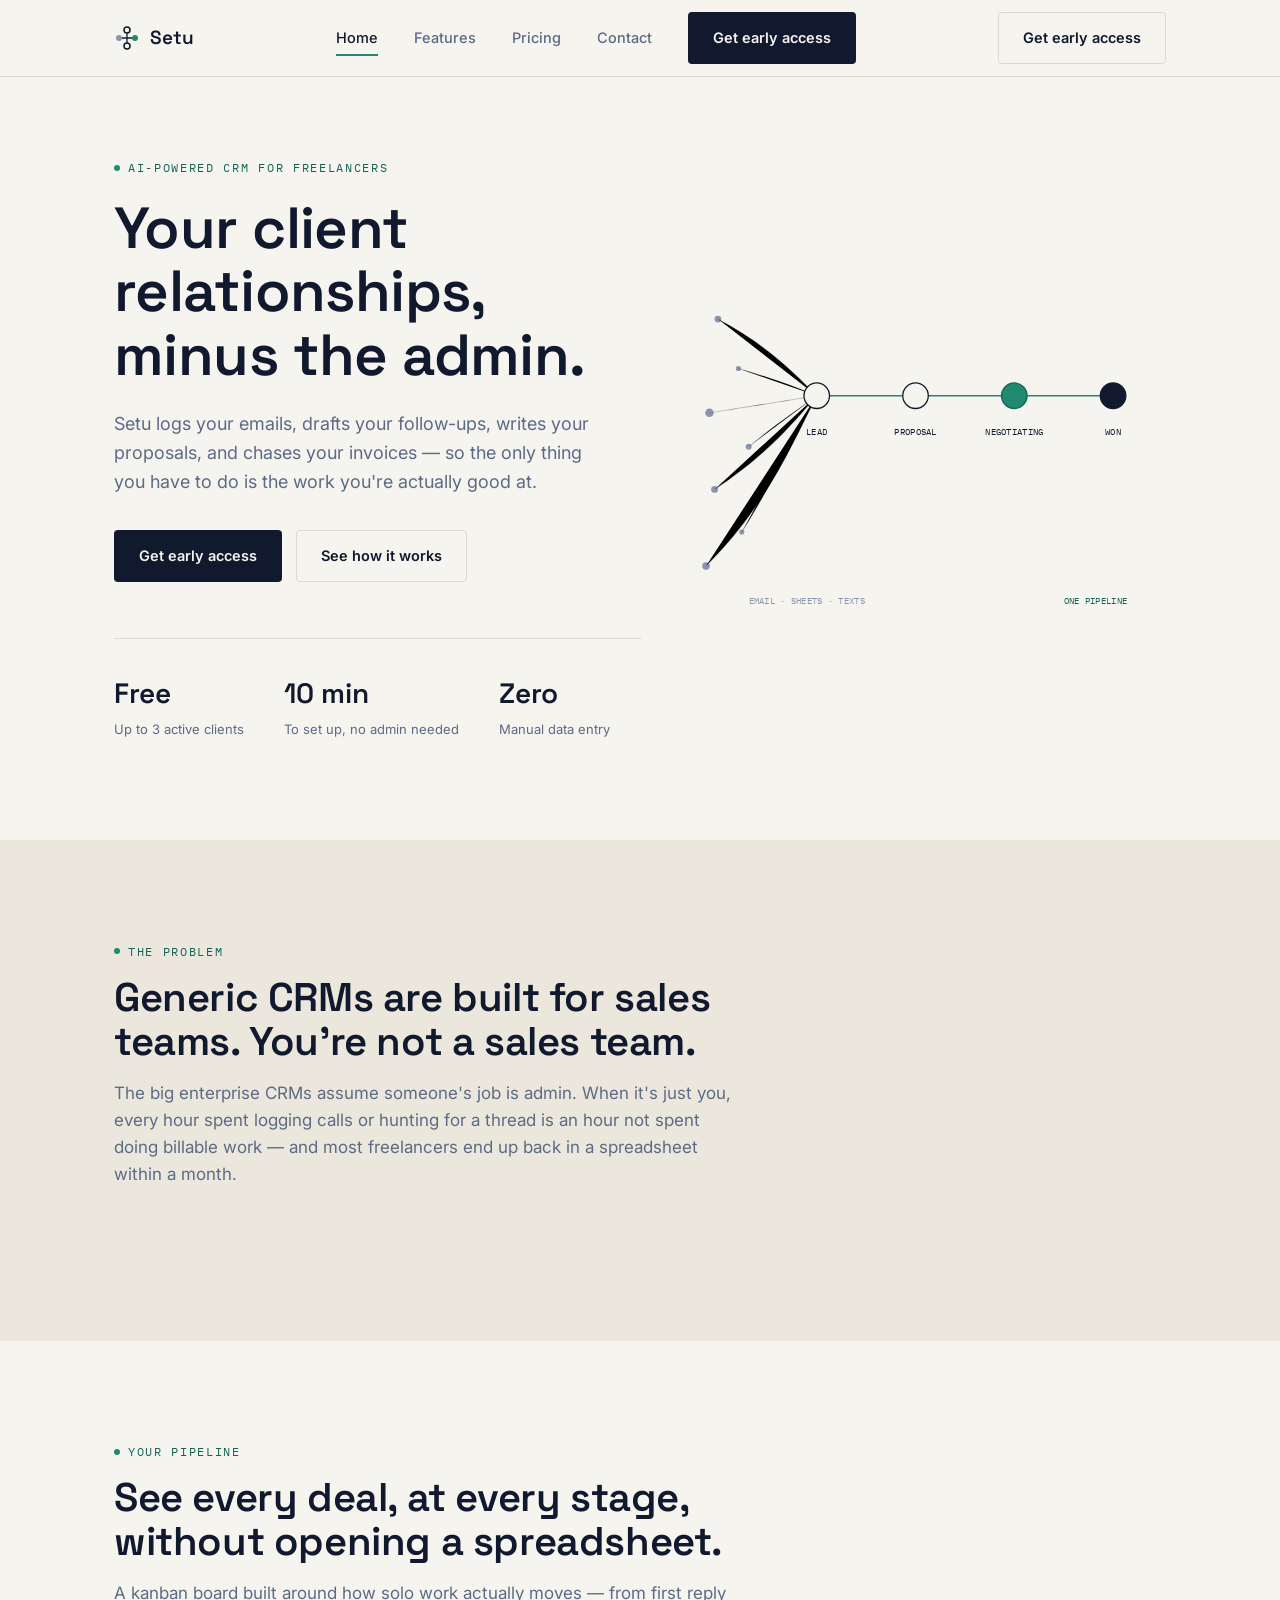
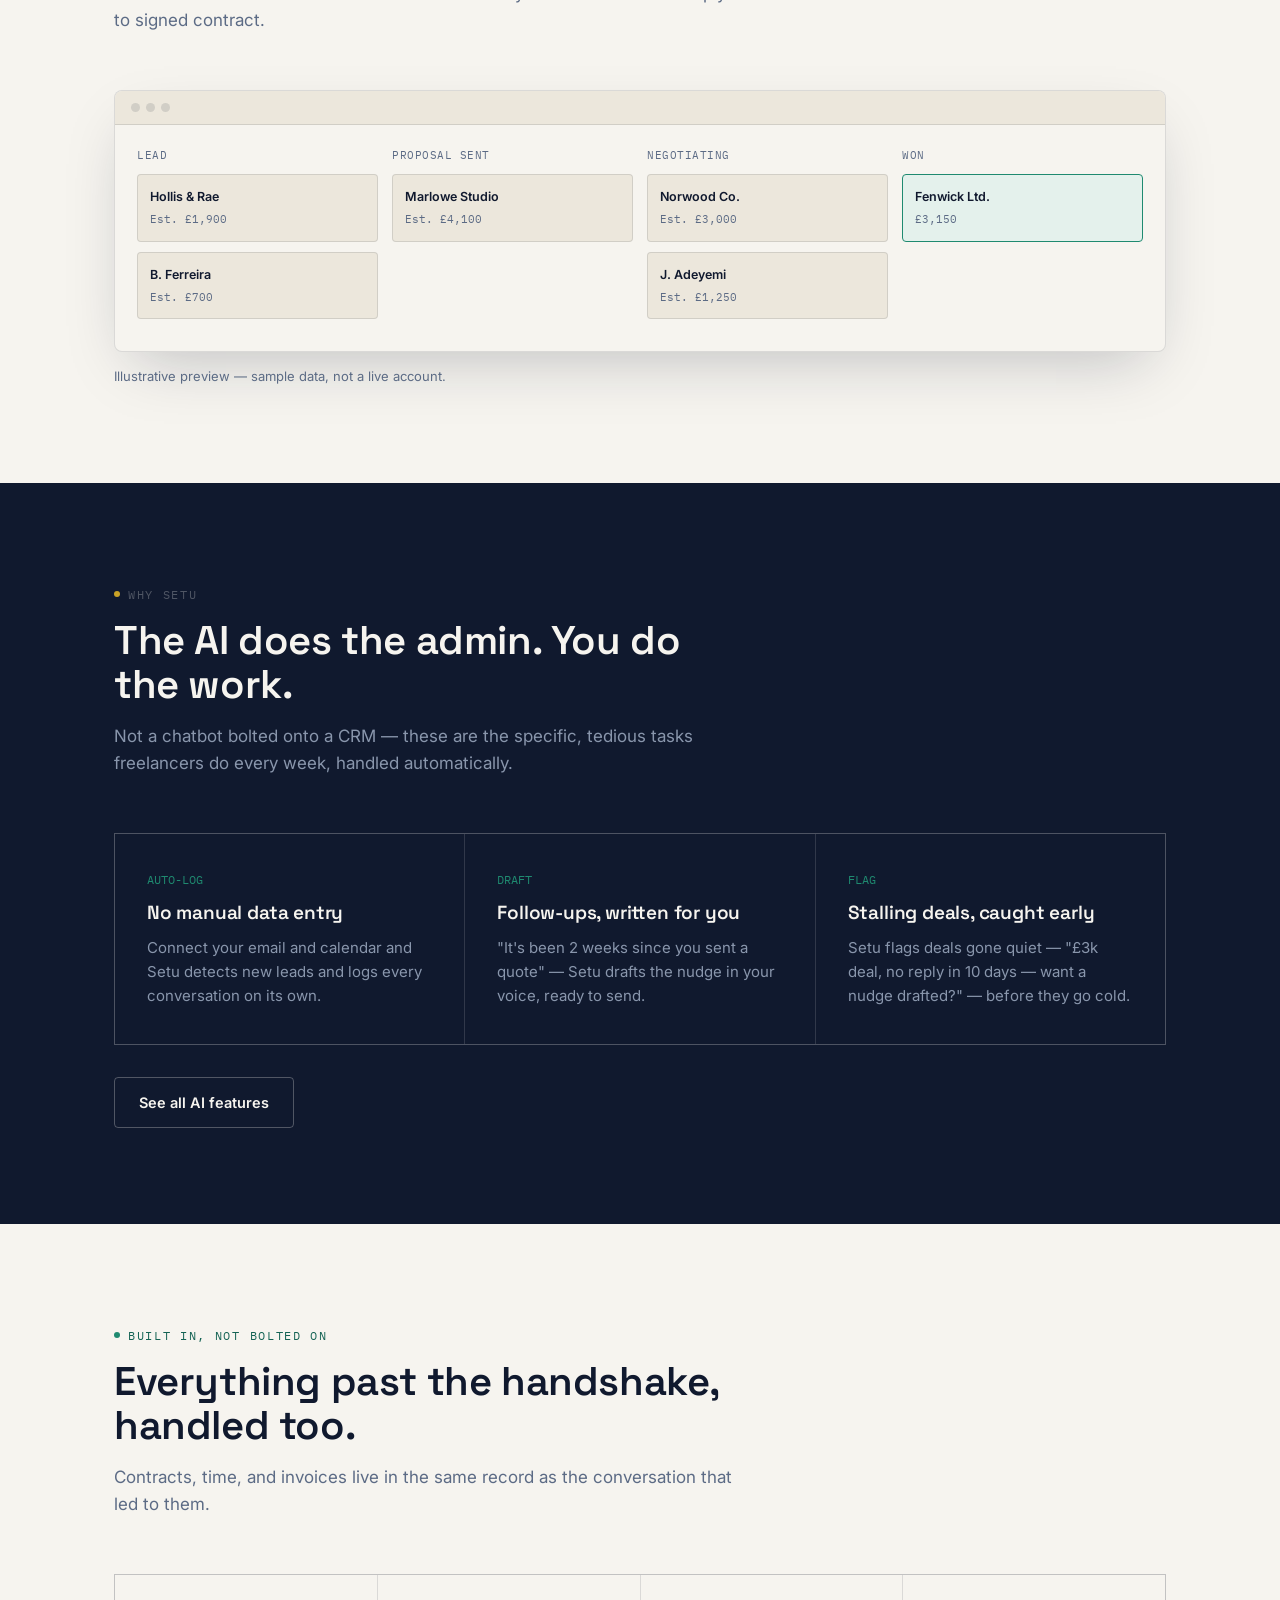
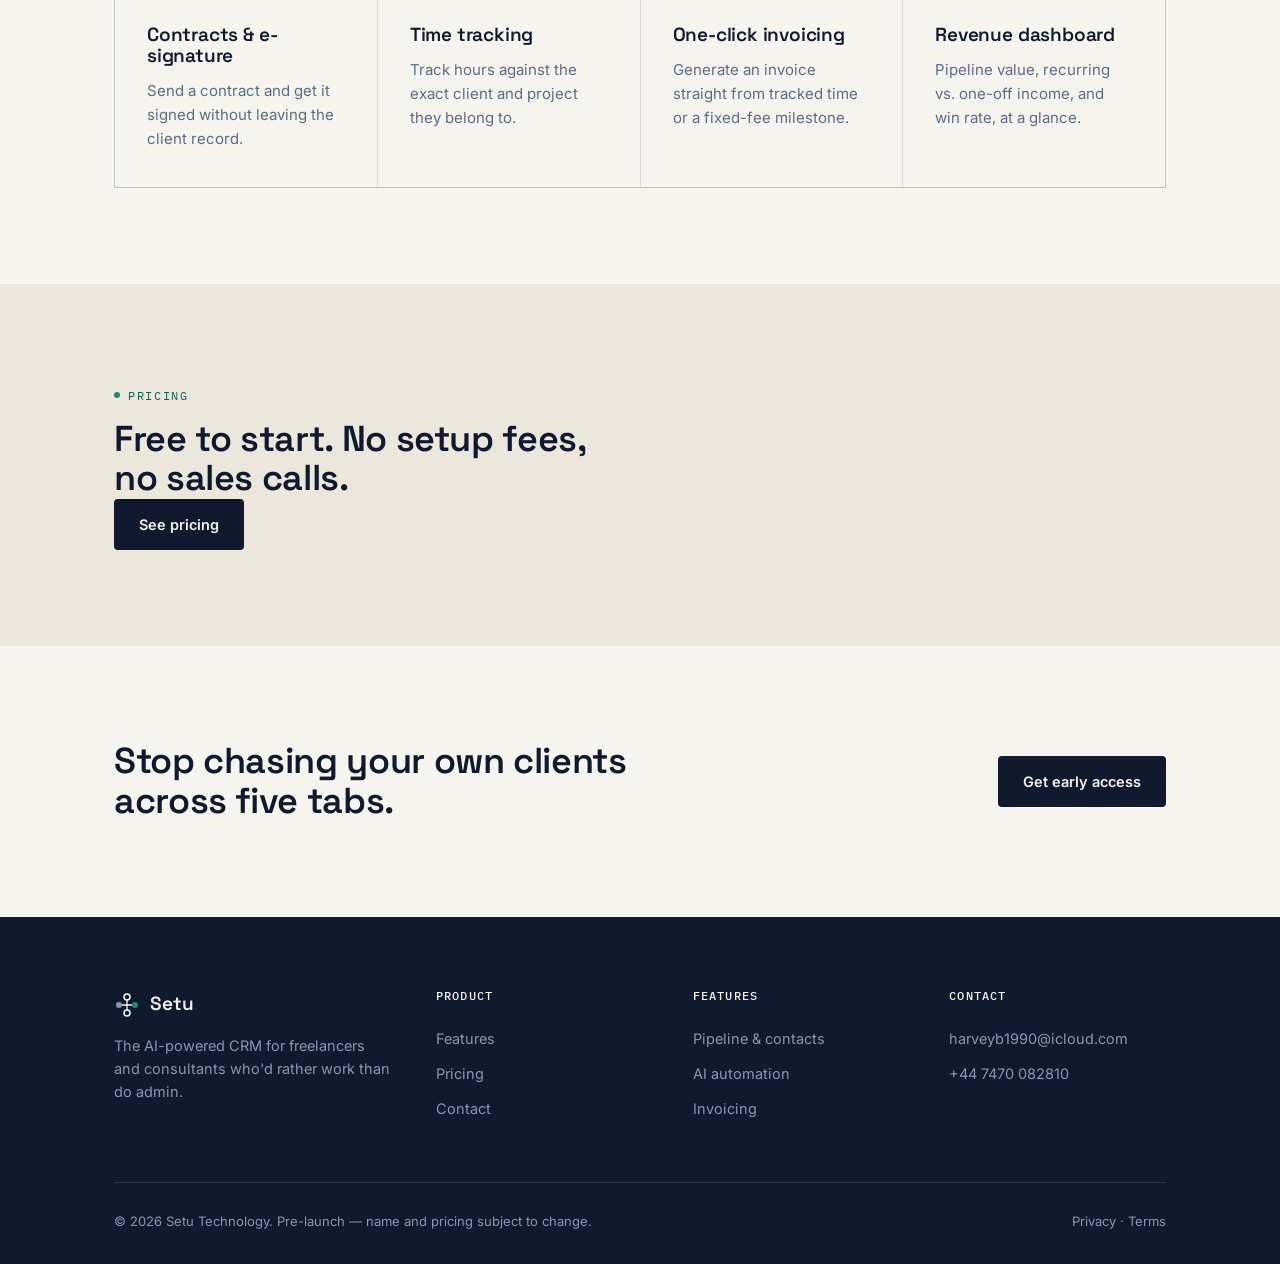
<file: index.html>
<!DOCTYPE html>
<html lang="en">
<head>
<meta charset="UTF-8">
<meta name="viewport" content="width=device-width, initial-scale=1.0">
<title>Setu — The CRM that does your follow-ups for you</title>
<meta name="description" content="Setu is an AI-powered CRM built for freelancers and consultants — it logs your conversations, drafts your proposals, and chases your invoices.">
<link rel="preconnect" href="https://fonts.googleapis.com">
<link href="https://fonts.googleapis.com/css2?family=Space+Grotesk:wght@500;600;700&family=Inter:wght@400;500;600&family=IBM+Plex+Mono:wght@400;500&display=swap" rel="stylesheet">
<link rel="stylesheet" href="styles.css">
</head>
<body>

<header class="site-header">
  <div class="container">
    <a href="index.html" class="logo">
      <svg class="logo-mark" viewBox="0 0 26 26" fill="none" xmlns="http://www.w3.org/2000/svg">
        <circle cx="5" cy="13" r="3" fill="var(--slate-light)"/>
        <circle cx="13" cy="5" r="3" stroke="var(--ink)" stroke-width="1.5" fill="var(--paper)"/>
        <circle cx="13" cy="21" r="3" stroke="var(--ink)" stroke-width="1.5" fill="var(--paper)"/>
        <circle cx="21" cy="13" r="3" fill="var(--teal)"/>
        <path d="M8 13H18M13 8V18" stroke="var(--ink)" stroke-width="1.3"/>
      </svg>
      Setu
    </a>
    <nav class="nav-links">
      <a href="index.html" class="active">Home</a>
      <a href="features.html">Features</a>
      <a href="pricing.html">Pricing</a>
      <a href="contact.html">Contact</a>
      <a href="contact.html" class="btn btn-primary">Get early access</a>
    </nav>
    <div class="nav-right">
      <a href="contact.html" class="btn btn-ghost">Get early access</a>
      <button class="nav-toggle" aria-label="Toggle menu" aria-expanded="false">
        <svg viewBox="0 0 24 24" fill="none" stroke="currentColor" stroke-width="2"><path d="M3 6h18M3 12h18M3 18h18"/></svg>
      </button>
    </div>
  </div>
</header>

<main>

  <!-- HERO -->
  <section class="hero">
    <div class="container">
      <div class="hero-copy">
        <span class="eyebrow">AI-powered CRM for freelancers</span>
        <h1>Your client relationships, minus the admin.</h1>
        <p class="hero-sub">Setu logs your emails, drafts your follow-ups, writes your proposals, and chases your invoices — so the only thing you have to do is the work you're actually good at.</p>
        <div class="hero-actions">
          <a href="contact.html" class="btn btn-primary">Get early access</a>
          <a href="features.html" class="btn btn-ghost">See how it works</a>
        </div>
        <div class="hero-stats">
          <div class="hero-stat">
            <div class="num">Free</div>
            <div class="label">Up to 3 active clients</div>
          </div>
          <div class="hero-stat">
            <div class="num">10 min</div>
            <div class="label">To set up, no admin needed</div>
          </div>
          <div class="hero-stat">
            <div class="num">Zero</div>
            <div class="label">Manual data entry</div>
          </div>
        </div>
      </div>

      <div class="hero-diagram">
        <svg class="workflow-diagram" viewBox="0 0 560 420" xmlns="http://www.w3.org/2000/svg" role="img" aria-label="Diagram showing scattered client communication converging into a single sales pipeline">
          <!-- messy scattered inputs, left -->
          <circle class="wf-dot-messy" cx="34" cy="60" r="4"/>
          <circle class="wf-dot-messy" cx="58" cy="118" r="3"/>
          <circle class="wf-dot-messy" cx="24" cy="170" r="5"/>
          <circle class="wf-dot-messy" cx="70" cy="210" r="3.5"/>
          <circle class="wf-dot-messy" cx="30" cy="260" r="4"/>
          <circle class="wf-dot-messy" cx="62" cy="310" r="3"/>
          <circle class="wf-dot-messy" cx="20" cy="350" r="4.5"/>

          <!-- converging lines from messy to first node -->
          <path class="wf-line" d="M34,60 C90,90 120,120 150,150"/>
          <path class="wf-line" d="M58,118 C100,130 125,140 150,150"/>
          <path class="wf-line" d="M24,170 C90,160 120,155 150,150"/>
          <path class="wf-line" d="M70,210 C100,185 125,168 150,150"/>
          <path class="wf-line" d="M30,260 C90,220 120,185 150,150"/>
          <path class="wf-line" d="M62,310 C100,250 125,195 150,150"/>
          <path class="wf-line" d="M20,350 C90,280 120,210 150,150"/>

          <!-- pipeline nodes -->
          <line class="wf-line wf-line--active" x1="150" y1="150" x2="266" y2="150"/>
          <line class="wf-line wf-line--active" x1="266" y1="150" x2="382" y2="150"/>
          <line class="wf-line wf-line--active" x1="382" y1="150" x2="498" y2="150"/>

          <circle class="wf-node" cx="150" cy="150" r="15"/>
          <circle class="wf-node" cx="266" cy="150" r="15"/>
          <circle class="wf-node wf-node--active" cx="382" cy="150" r="15"/>
          <circle class="wf-node wf-node--final" cx="498" cy="150" r="15"/>

          <text class="wf-node-label" x="150" y="196" text-anchor="middle" fill="var(--ink)">LEAD</text>
          <text class="wf-node-label" x="266" y="196" text-anchor="middle" fill="var(--ink)">PROPOSAL</text>
          <text class="wf-node-label" x="382" y="196" text-anchor="middle" fill="var(--ink)">NEGOTIATING</text>
          <text class="wf-node-label" x="498" y="196" text-anchor="middle" fill="var(--ink)">WON</text>

          <text class="wf-node-label" x="70" y="395" fill="var(--slate-light)">EMAIL · SHEETS · TEXTS</text>
          <text class="wf-node-label" x="440" y="395" fill="var(--teal-deep)">ONE PIPELINE</text>
        </svg>
      </div>
    </div>
  </section>

  <!-- PROBLEM -->
  <section class="section--tint">
    <div class="container">
      <div class="section-head">
        <span class="eyebrow">The problem</span>
        <h2>Generic CRMs are built for sales teams. You're not a sales team.</h2>
        <p>The big enterprise CRMs assume someone's job is admin. When it's just you, every hour spent logging calls or hunting for a thread is an hour not spent doing billable work — and most freelancers end up back in a spreadsheet within a month.</p>
      </div>
    </div>
  </section>

  <!-- PRODUCT MOCK -->
  <section>
    <div class="container">
      <div class="section-head">
        <span class="eyebrow">Your pipeline</span>
        <h2>See every deal, at every stage, without opening a spreadsheet.</h2>
        <p>A kanban board built around how solo work actually moves — from first reply to signed contract.</p>
      </div>

      <div class="mock-window">
        <div class="mock-titlebar"><span></span><span></span><span></span></div>
        <div class="mock-body">
          <div class="kanban-mock">
            <div>
              <div class="kanban-col-label">Lead</div>
              <div class="kanban-card"><div class="client">Hollis &amp; Rae</div><div class="value">Est. £1,900</div></div>
              <div class="kanban-card"><div class="client">B. Ferreira</div><div class="value">Est. £700</div></div>
            </div>
            <div>
              <div class="kanban-col-label">Proposal sent</div>
              <div class="kanban-card"><div class="client">Marlowe Studio</div><div class="value">Est. £4,100</div></div>
            </div>
            <div>
              <div class="kanban-col-label">Negotiating</div>
              <div class="kanban-card"><div class="client">Norwood Co.</div><div class="value">Est. £3,000</div></div>
              <div class="kanban-card"><div class="client">J. Adeyemi</div><div class="value">Est. £1,250</div></div>
            </div>
            <div>
              <div class="kanban-col-label">Won</div>
              <div class="kanban-card kanban-card--won"><div class="client">Fenwick Ltd.</div><div class="value">£3,150</div></div>
            </div>
          </div>
        </div>
      </div>
      <p class="slate-text" style="margin-top:14px; font-size:13px;">Illustrative preview — sample data, not a live account.</p>
    </div>
  </section>

  <!-- AI DIFFERENTIATOR -->
  <section class="section--dark">
    <div class="container">
      <div class="section-head">
        <span class="eyebrow">Why Setu</span>
        <h2>The AI does the admin. You do the work.</h2>
        <p>Not a chatbot bolted onto a CRM — these are the specific, tedious tasks freelancers do every week, handled automatically.</p>
      </div>

      <div class="grid-3">
        <div class="card">
          <div class="card-index">AUTO-LOG</div>
          <h3>No manual data entry</h3>
          <p>Connect your email and calendar and Setu detects new leads and logs every conversation on its own.</p>
        </div>
        <div class="card">
          <div class="card-index">DRAFT</div>
          <h3>Follow-ups, written for you</h3>
          <p>"It's been 2 weeks since you sent a quote" — Setu drafts the nudge in your voice, ready to send.</p>
        </div>
        <div class="card">
          <div class="card-index">FLAG</div>
          <h3>Stalling deals, caught early</h3>
          <p>Setu flags deals gone quiet — "£3k deal, no reply in 10 days — want a nudge drafted?" — before they go cold.</p>
        </div>
      </div>
      <div style="margin-top:32px;">
        <a href="features.html" class="btn btn-ghost-on-dark">See all AI features</a>
      </div>
    </div>
  </section>

  <!-- FREELANCER EXTRAS -->
  <section>
    <div class="container">
      <div class="section-head">
        <span class="eyebrow">Built in, not bolted on</span>
        <h2>Everything past the handshake, handled too.</h2>
        <p>Contracts, time, and invoices live in the same record as the conversation that led to them.</p>
      </div>
      <div class="grid-4">
        <div class="card">
          <h3>Contracts &amp; e-signature</h3>
          <p>Send a contract and get it signed without leaving the client record.</p>
        </div>
        <div class="card">
          <h3>Time tracking</h3>
          <p>Track hours against the exact client and project they belong to.</p>
        </div>
        <div class="card">
          <h3>One-click invoicing</h3>
          <p>Generate an invoice straight from tracked time or a fixed-fee milestone.</p>
        </div>
        <div class="card">
          <h3>Revenue dashboard</h3>
          <p>Pipeline value, recurring vs. one-off income, and win rate, at a glance.</p>
        </div>
      </div>
    </div>
  </section>

  <!-- PRICING TEASER -->
  <section class="section--tint">
    <div class="container">
      <div class="cta-band">
        <div>
          <span class="eyebrow">Pricing</span>
          <h2 style="margin-top:14px;">Free to start. No setup fees, no sales calls.</h2>
        </div>
        <a href="pricing.html" class="btn btn-primary">See pricing</a>
      </div>
    </div>
  </section>

  <section class="cta-band">
    <div class="container">
      <h2>Stop chasing your own clients across five tabs.</h2>
      <a href="contact.html" class="btn btn-primary">Get early access</a>
    </div>
  </section>

</main>

<footer class="site-footer">
  <div class="container">
    <div class="footer-top">
      <div class="footer-brand">
        <a href="index.html" class="logo">
          <svg class="logo-mark" viewBox="0 0 26 26" fill="none" xmlns="http://www.w3.org/2000/svg">
            <circle cx="5" cy="13" r="3" fill="var(--slate-light)"/>
            <circle cx="13" cy="5" r="3" stroke="var(--paper)" stroke-width="1.5" fill="none"/>
            <circle cx="13" cy="21" r="3" stroke="var(--paper)" stroke-width="1.5" fill="none"/>
            <circle cx="21" cy="13" r="3" fill="var(--teal)"/>
            <path d="M8 13H18M13 8V18" stroke="var(--paper)" stroke-width="1.3"/>
          </svg>
          Setu
        </a>
        <p>The AI-powered CRM for freelancers and consultants who'd rather work than do admin.</p>
      </div>
      <div class="footer-col">
        <h4>Product</h4>
        <a href="features.html">Features</a>
        <a href="pricing.html">Pricing</a>
        <a href="contact.html">Contact</a>
      </div>
      <div class="footer-col">
        <h4>Features</h4>
        <a href="features.html">Pipeline &amp; contacts</a>
        <a href="features.html">AI automation</a>
        <a href="features.html">Invoicing</a>
      </div>
      <div class="footer-col">
        <h4>Contact</h4>
        <a href="mailto:harveyb1990@icloud.com">harveyb1990@icloud.com</a>
        <a href="tel:+447470082810">+44 7470 082810</a>
      </div>
    </div>
    <div class="footer-bottom">
      <span>© 2026 Setu Technology. Pre-launch — name and pricing subject to change.</span>
      <span>Privacy · Terms</span>
    </div>
  </div>
</footer>

<script src="script.js"></script>
</body>
</html>
</file>
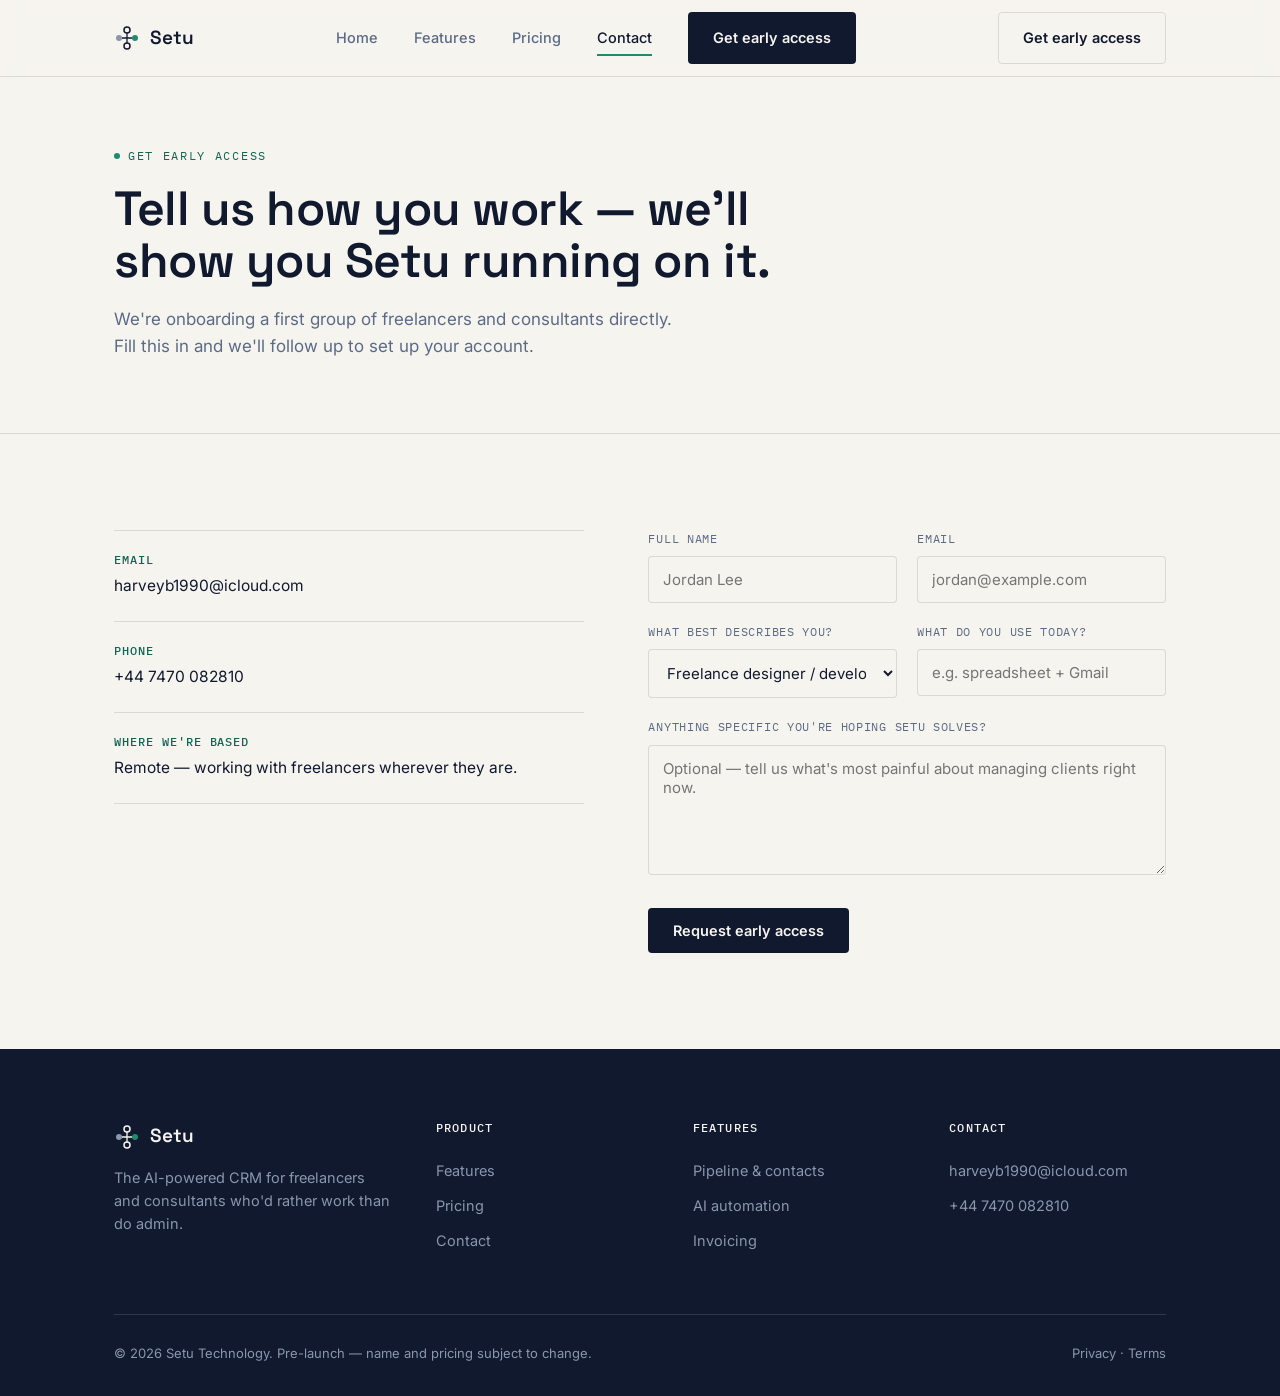
<file: contact.html>
<!DOCTYPE html>
<html lang="en">
<head>
<meta charset="UTF-8">
<meta name="viewport" content="width=device-width, initial-scale=1.0">
<title>Get early access — Setu</title>
<meta name="description" content="Request early access to Setu, the AI-powered CRM for freelancers and consultants.">
<link rel="preconnect" href="https://fonts.googleapis.com">
<link href="https://fonts.googleapis.com/css2?family=Space+Grotesk:wght@500;600;700&family=Inter:wght@400;500;600&family=IBM+Plex+Mono:wght@400;500&display=swap" rel="stylesheet">
<link rel="stylesheet" href="styles.css">
</head>
<body>

<header class="site-header">
  <div class="container">
    <a href="index.html" class="logo">
      <svg class="logo-mark" viewBox="0 0 26 26" fill="none" xmlns="http://www.w3.org/2000/svg">
        <circle cx="5" cy="13" r="3" fill="var(--slate-light)"/>
        <circle cx="13" cy="5" r="3" stroke="var(--ink)" stroke-width="1.5" fill="var(--paper)"/>
        <circle cx="13" cy="21" r="3" stroke="var(--ink)" stroke-width="1.5" fill="var(--paper)"/>
        <circle cx="21" cy="13" r="3" fill="var(--teal)"/>
        <path d="M8 13H18M13 8V18" stroke="var(--ink)" stroke-width="1.3"/>
      </svg>
      Setu
    </a>
    <nav class="nav-links">
      <a href="index.html">Home</a>
      <a href="features.html">Features</a>
      <a href="pricing.html">Pricing</a>
      <a href="contact.html" class="active">Contact</a>
      <a href="contact.html" class="btn btn-primary">Get early access</a>
    </nav>
    <div class="nav-right">
      <a href="contact.html" class="btn btn-ghost">Get early access</a>
      <button class="nav-toggle" aria-label="Toggle menu" aria-expanded="false">
        <svg viewBox="0 0 24 24" fill="none" stroke="currentColor" stroke-width="2"><path d="M3 6h18M3 12h18M3 18h18"/></svg>
      </button>
    </div>
  </div>
</header>

<main>

  <section class="page-hero">
    <div class="container">
      <span class="eyebrow">Get early access</span>
      <h1>Tell us how you work — we'll show you Setu running on it.</h1>
      <p>We're onboarding a first group of freelancers and consultants directly. Fill this in and we'll follow up to set up your account.</p>
    </div>
  </section>

  <section>
    <div class="container">
      <div class="contact-layout">

        <div class="contact-info">
          <div class="contact-info-item">
            <h4>Email</h4>
            <p><a href="mailto:harveyb1990@icloud.com">harveyb1990@icloud.com</a></p>
          </div>
          <div class="contact-info-item">
            <h4>Phone</h4>
            <p><a href="tel:+447470082810">+44 7470 082810</a></p>
          </div>
          <div class="contact-info-item">
            <h4>Where we're based</h4>
            <p>Remote — working with freelancers wherever they are.</p>
          </div>
        </div>

        <form id="contact-form" action="https://formspree.io/f/YOUR_FORM_ID" method="POST">
          <div class="form-grid">
            <div class="field">
              <label for="name">Full name</label>
              <input type="text" id="name" name="name" required placeholder="Jordan Lee">
            </div>
            <div class="field">
              <label for="email">Email</label>
              <input type="email" id="email" name="email" required placeholder="jordan@example.com">
            </div>
            <div class="field">
              <label for="role">What best describes you?</label>
              <select id="role" name="role">
                <option>Freelance designer / developer</option>
                <option>Solo consultant</option>
                <option>Coach</option>
                <option>Agency (2–5 people)</option>
                <option>Other</option>
              </select>
            </div>
            <div class="field">
              <label for="tools">What do you use today?</label>
              <input type="text" id="tools" name="tools" placeholder="e.g. spreadsheet + Gmail">
            </div>
            <div class="field field-full">
              <label for="message">Anything specific you're hoping Setu solves?</label>
              <textarea id="message" name="message" placeholder="Optional — tell us what's most painful about managing clients right now."></textarea>
            </div>
          </div>
          <div style="margin-top:26px; display:flex; align-items:center; gap:16px;">
            <button type="submit" class="btn btn-primary">Request early access</button>
            <span id="form-status" style="font-size:14px; color:var(--slate);"></span>
          </div>
        </form>

      </div>
    </div>
  </section>

</main>

<footer class="site-footer">
  <div class="container">
    <div class="footer-top">
      <div class="footer-brand">
        <a href="index.html" class="logo">
          <svg class="logo-mark" viewBox="0 0 26 26" fill="none" xmlns="http://www.w3.org/2000/svg">
            <circle cx="5" cy="13" r="3" fill="var(--slate-light)"/>
            <circle cx="13" cy="5" r="3" stroke="var(--paper)" stroke-width="1.5" fill="none"/>
            <circle cx="13" cy="21" r="3" stroke="var(--paper)" stroke-width="1.5" fill="none"/>
            <circle cx="21" cy="13" r="3" fill="var(--teal)"/>
            <path d="M8 13H18M13 8V18" stroke="var(--paper)" stroke-width="1.3"/>
          </svg>
          Setu
        </a>
        <p>The AI-powered CRM for freelancers and consultants who'd rather work than do admin.</p>
      </div>
      <div class="footer-col">
        <h4>Product</h4>
        <a href="features.html">Features</a>
        <a href="pricing.html">Pricing</a>
        <a href="contact.html">Contact</a>
      </div>
      <div class="footer-col">
        <h4>Features</h4>
        <a href="features.html">Pipeline &amp; contacts</a>
        <a href="features.html">AI automation</a>
        <a href="features.html">Invoicing</a>
      </div>
      <div class="footer-col">
        <h4>Contact</h4>
        <a href="mailto:harveyb1990@icloud.com">harveyb1990@icloud.com</a>
        <a href="tel:+447470082810">+44 7470 082810</a>
      </div>
    </div>
    <div class="footer-bottom">
      <span>© 2026 Setu Technology. Pre-launch — name and pricing subject to change.</span>
      <span>Privacy · Terms</span>
    </div>
  </div>
</footer>

<script src="script.js"></script>
</body>
</html>
</file>
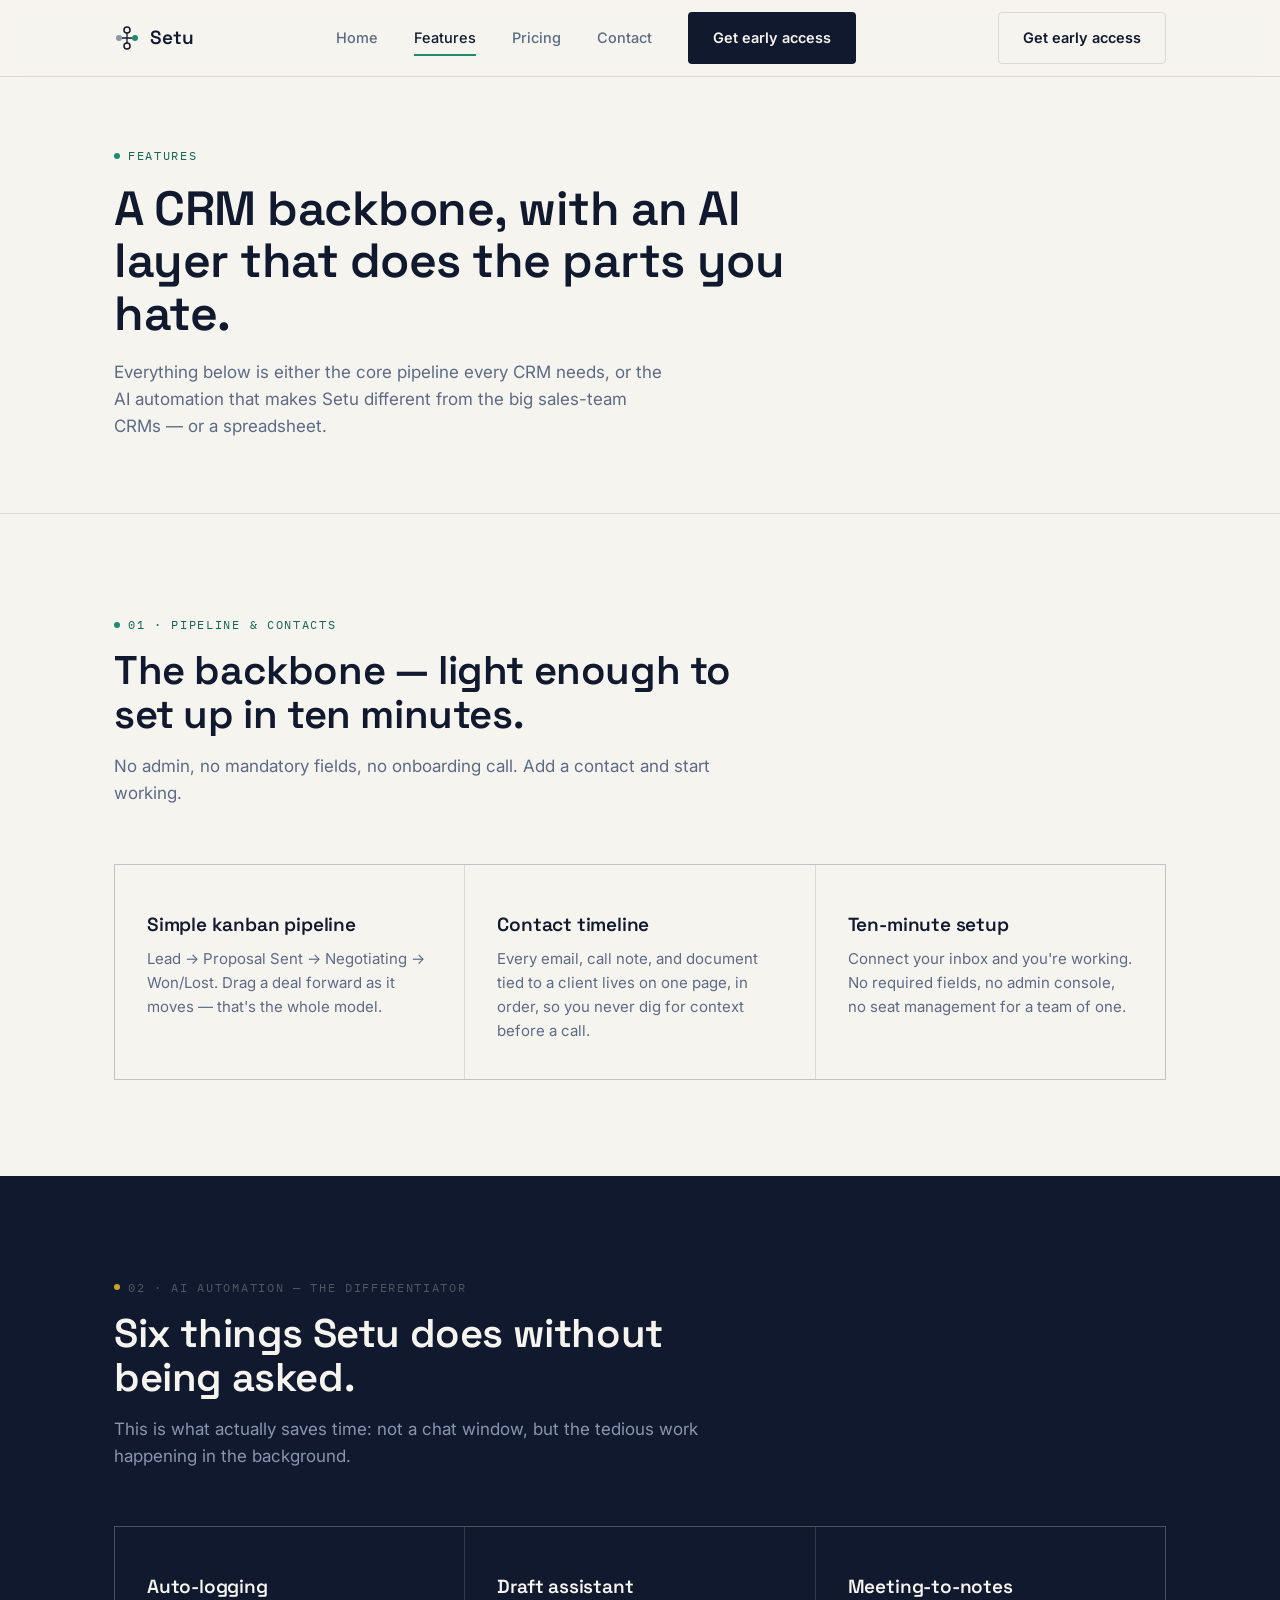
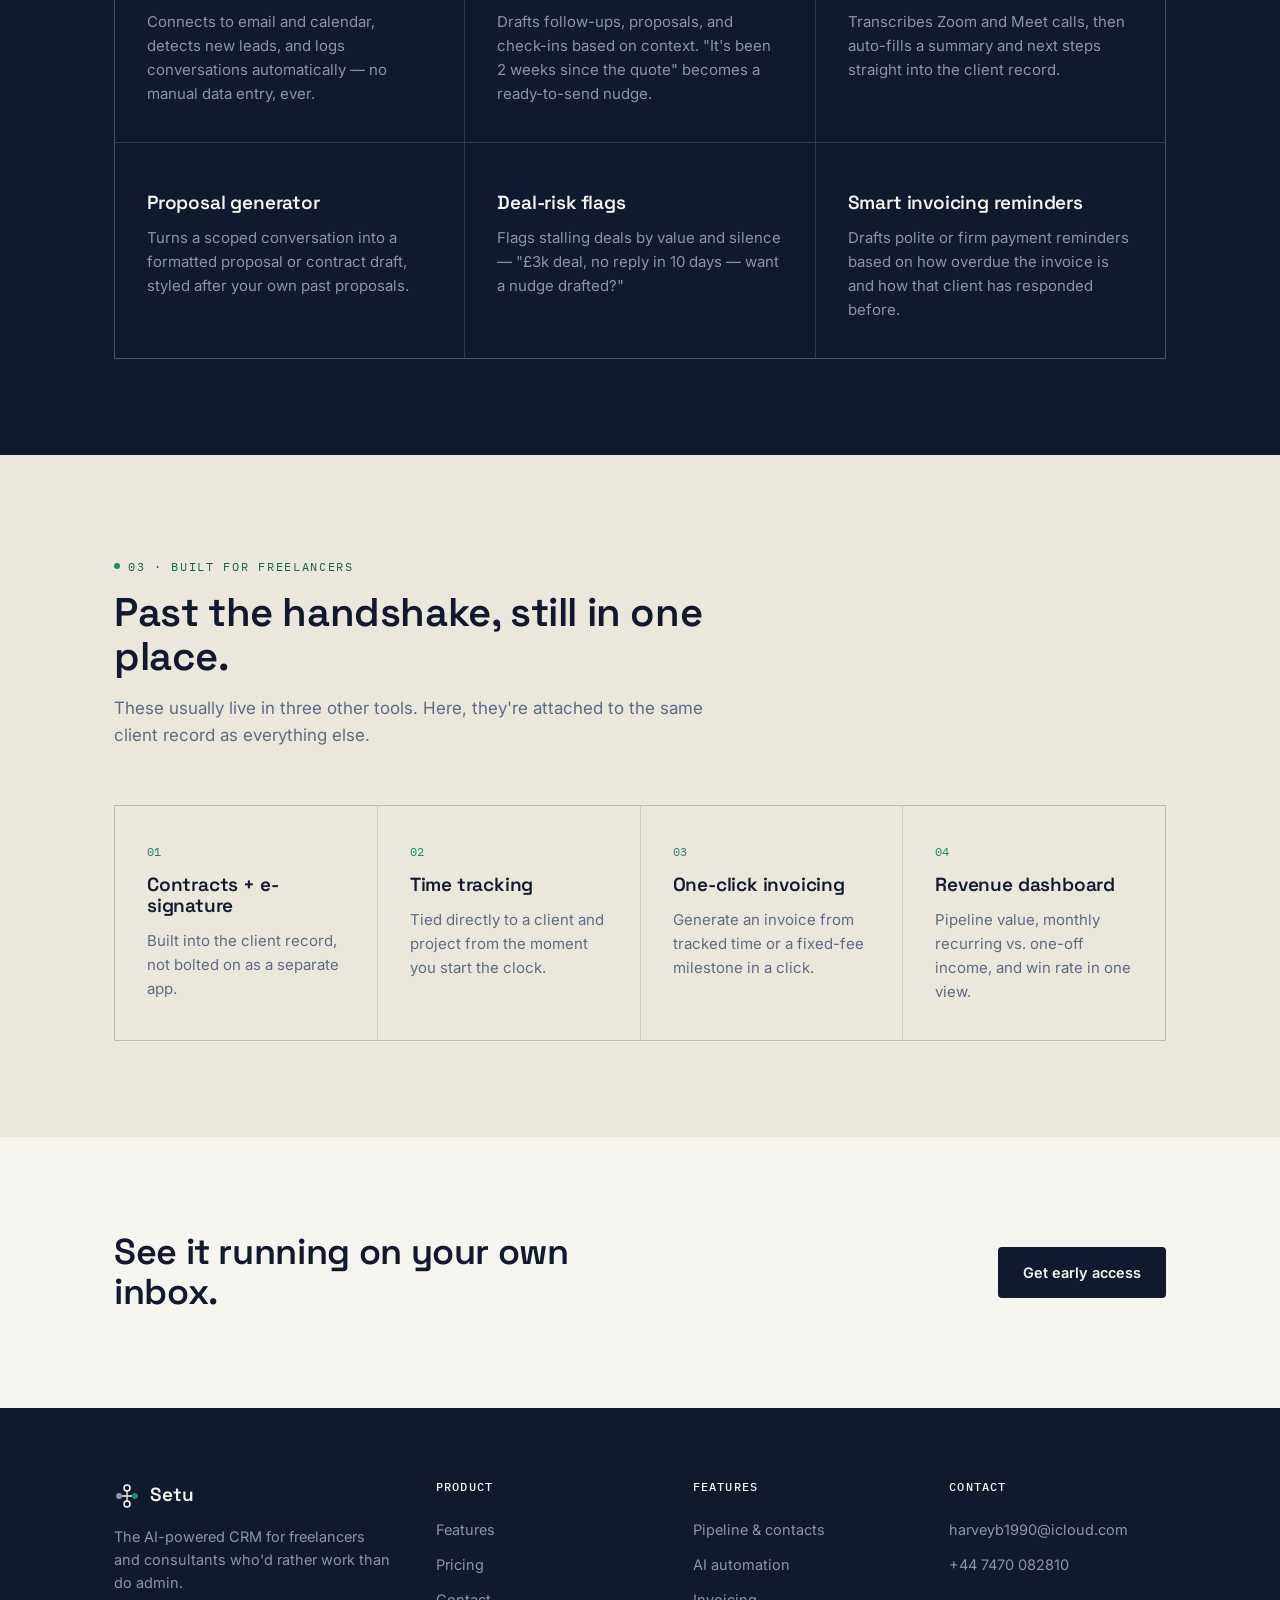
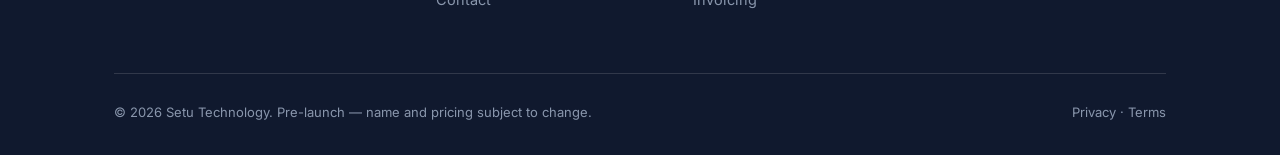
<file: features.html>
<!DOCTYPE html>
<html lang="en">
<head>
<meta charset="UTF-8">
<meta name="viewport" content="width=device-width, initial-scale=1.0">
<title>Features — Setu</title>
<meta name="description" content="Pipeline and contacts, AI automation, and freelancer-specific tools — everything inside Setu.">
<link rel="preconnect" href="https://fonts.googleapis.com">
<link href="https://fonts.googleapis.com/css2?family=Space+Grotesk:wght@500;600;700&family=Inter:wght@400;500;600&family=IBM+Plex+Mono:wght@400;500&display=swap" rel="stylesheet">
<link rel="stylesheet" href="styles.css">
</head>
<body>

<header class="site-header">
  <div class="container">
    <a href="index.html" class="logo">
      <svg class="logo-mark" viewBox="0 0 26 26" fill="none" xmlns="http://www.w3.org/2000/svg">
        <circle cx="5" cy="13" r="3" fill="var(--slate-light)"/>
        <circle cx="13" cy="5" r="3" stroke="var(--ink)" stroke-width="1.5" fill="var(--paper)"/>
        <circle cx="13" cy="21" r="3" stroke="var(--ink)" stroke-width="1.5" fill="var(--paper)"/>
        <circle cx="21" cy="13" r="3" fill="var(--teal)"/>
        <path d="M8 13H18M13 8V18" stroke="var(--ink)" stroke-width="1.3"/>
      </svg>
      Setu
    </a>
    <nav class="nav-links">
      <a href="index.html">Home</a>
      <a href="features.html" class="active">Features</a>
      <a href="pricing.html">Pricing</a>
      <a href="contact.html">Contact</a>
      <a href="contact.html" class="btn btn-primary">Get early access</a>
    </nav>
    <div class="nav-right">
      <a href="contact.html" class="btn btn-ghost">Get early access</a>
      <button class="nav-toggle" aria-label="Toggle menu" aria-expanded="false">
        <svg viewBox="0 0 24 24" fill="none" stroke="currentColor" stroke-width="2"><path d="M3 6h18M3 12h18M3 18h18"/></svg>
      </button>
    </div>
  </div>
</header>

<main>

  <section class="page-hero">
    <div class="container">
      <span class="eyebrow">Features</span>
      <h1>A CRM backbone, with an AI layer that does the parts you hate.</h1>
      <p>Everything below is either the core pipeline every CRM needs, or the AI automation that makes Setu different from the big sales-team CRMs — or a spreadsheet.</p>
    </div>
  </section>

  <!-- PIPELINE & CONTACTS -->
  <section>
    <div class="container">
      <div class="section-head">
        <span class="eyebrow">01 · Pipeline &amp; contacts</span>
        <h2>The backbone — light enough to set up in ten minutes.</h2>
        <p>No admin, no mandatory fields, no onboarding call. Add a contact and start working.</p>
      </div>
      <div class="grid-3">
        <div class="card">
          <h3>Simple kanban pipeline</h3>
          <p>Lead → Proposal Sent → Negotiating → Won/Lost. Drag a deal forward as it moves — that's the whole model.</p>
        </div>
        <div class="card">
          <h3>Contact timeline</h3>
          <p>Every email, call note, and document tied to a client lives on one page, in order, so you never dig for context before a call.</p>
        </div>
        <div class="card">
          <h3>Ten-minute setup</h3>
          <p>Connect your inbox and you're working. No required fields, no admin console, no seat management for a team of one.</p>
        </div>
      </div>
    </div>
  </section>

  <!-- AI AUTOMATION -->
  <section class="section--dark">
    <div class="container">
      <div class="section-head">
        <span class="eyebrow">02 · AI automation — the differentiator</span>
        <h2>Six things Setu does without being asked.</h2>
        <p>This is what actually saves time: not a chat window, but the tedious work happening in the background.</p>
      </div>
      <div class="grid-3">
        <div class="card">
          <h3>Auto-logging</h3>
          <p>Connects to email and calendar, detects new leads, and logs conversations automatically — no manual data entry, ever.</p>
        </div>
        <div class="card">
          <h3>Draft assistant</h3>
          <p>Drafts follow-ups, proposals, and check-ins based on context. "It's been 2 weeks since the quote" becomes a ready-to-send nudge.</p>
        </div>
        <div class="card">
          <h3>Meeting-to-notes</h3>
          <p>Transcribes Zoom and Meet calls, then auto-fills a summary and next steps straight into the client record.</p>
        </div>
        <div class="card">
          <h3>Proposal generator</h3>
          <p>Turns a scoped conversation into a formatted proposal or contract draft, styled after your own past proposals.</p>
        </div>
        <div class="card">
          <h3>Deal-risk flags</h3>
          <p>Flags stalling deals by value and silence — "£3k deal, no reply in 10 days — want a nudge drafted?"</p>
        </div>
        <div class="card">
          <h3>Smart invoicing reminders</h3>
          <p>Drafts polite or firm payment reminders based on how overdue the invoice is and how that client has responded before.</p>
        </div>
      </div>
    </div>
  </section>

  <!-- FREELANCER EXTRAS -->
  <section class="section--tint">
    <div class="container">
      <div class="section-head">
        <span class="eyebrow">03 · Built for freelancers</span>
        <h2>Past the handshake, still in one place.</h2>
        <p>These usually live in three other tools. Here, they're attached to the same client record as everything else.</p>
      </div>
      <div class="grid-4">
        <div class="card">
          <div class="card-index">01</div>
          <h3>Contracts + e-signature</h3>
          <p>Built into the client record, not bolted on as a separate app.</p>
        </div>
        <div class="card">
          <div class="card-index">02</div>
          <h3>Time tracking</h3>
          <p>Tied directly to a client and project from the moment you start the clock.</p>
        </div>
        <div class="card">
          <div class="card-index">03</div>
          <h3>One-click invoicing</h3>
          <p>Generate an invoice from tracked time or a fixed-fee milestone in a click.</p>
        </div>
        <div class="card">
          <div class="card-index">04</div>
          <h3>Revenue dashboard</h3>
          <p>Pipeline value, monthly recurring vs. one-off income, and win rate in one view.</p>
        </div>
      </div>
    </div>
  </section>

  <section class="cta-band">
    <div class="container">
      <h2>See it running on your own inbox.</h2>
      <a href="contact.html" class="btn btn-primary">Get early access</a>
    </div>
  </section>

</main>

<footer class="site-footer">
  <div class="container">
    <div class="footer-top">
      <div class="footer-brand">
        <a href="index.html" class="logo">
          <svg class="logo-mark" viewBox="0 0 26 26" fill="none" xmlns="http://www.w3.org/2000/svg">
            <circle cx="5" cy="13" r="3" fill="var(--slate-light)"/>
            <circle cx="13" cy="5" r="3" stroke="var(--paper)" stroke-width="1.5" fill="none"/>
            <circle cx="13" cy="21" r="3" stroke="var(--paper)" stroke-width="1.5" fill="none"/>
            <circle cx="21" cy="13" r="3" fill="var(--teal)"/>
            <path d="M8 13H18M13 8V18" stroke="var(--paper)" stroke-width="1.3"/>
          </svg>
          Setu
        </a>
        <p>The AI-powered CRM for freelancers and consultants who'd rather work than do admin.</p>
      </div>
      <div class="footer-col">
        <h4>Product</h4>
        <a href="features.html">Features</a>
        <a href="pricing.html">Pricing</a>
        <a href="contact.html">Contact</a>
      </div>
      <div class="footer-col">
        <h4>Features</h4>
        <a href="features.html">Pipeline &amp; contacts</a>
        <a href="features.html">AI automation</a>
        <a href="features.html">Invoicing</a>
      </div>
      <div class="footer-col">
        <h4>Contact</h4>
        <a href="mailto:harveyb1990@icloud.com">harveyb1990@icloud.com</a>
        <a href="tel:+447470082810">+44 7470 082810</a>
      </div>
    </div>
    <div class="footer-bottom">
      <span>© 2026 Setu Technology. Pre-launch — name and pricing subject to change.</span>
      <span>Privacy · Terms</span>
    </div>
  </div>
</footer>

<script src="script.js"></script>
</body>
</html>
</file>
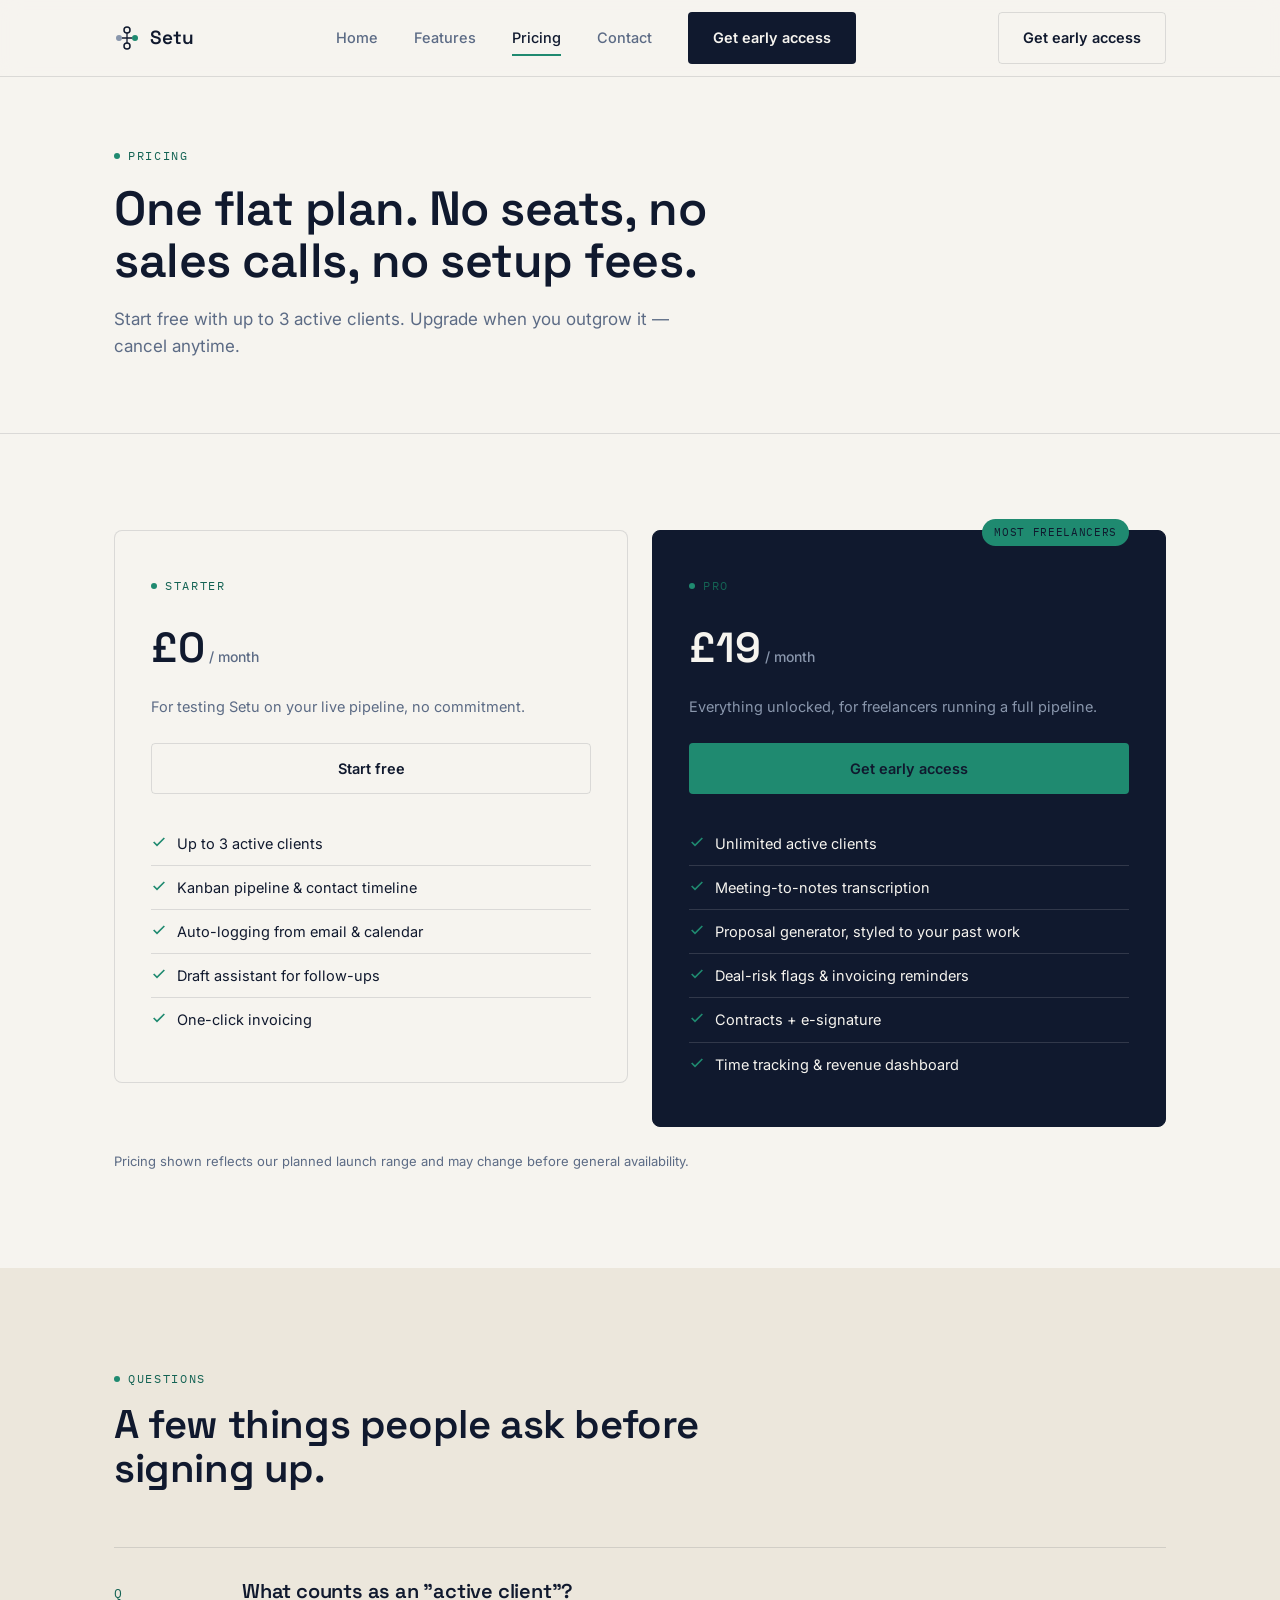
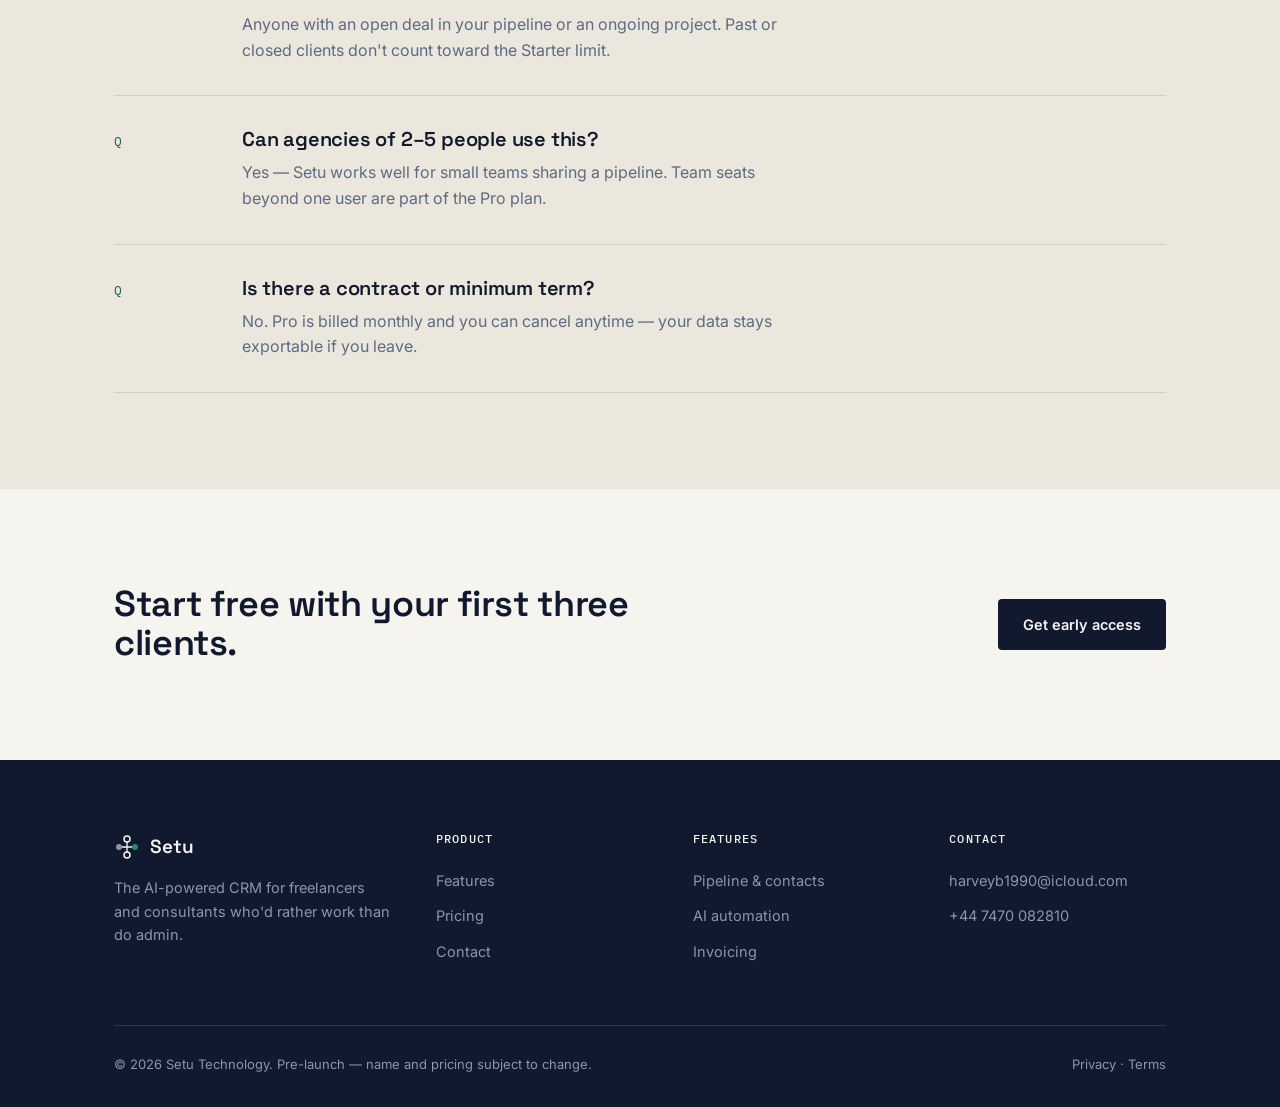
<file: pricing.html>
<!DOCTYPE html>
<html lang="en">
<head>
<meta charset="UTF-8">
<meta name="viewport" content="width=device-width, initial-scale=1.0">
<title>Pricing — Setu</title>
<meta name="description" content="Simple flat pricing for Setu, the AI-powered CRM for freelancers and consultants. Free tier for up to 3 active clients.">
<link rel="preconnect" href="https://fonts.googleapis.com">
<link href="https://fonts.googleapis.com/css2?family=Space+Grotesk:wght@500;600;700&family=Inter:wght@400;500;600&family=IBM+Plex+Mono:wght@400;500&display=swap" rel="stylesheet">
<link rel="stylesheet" href="styles.css">
</head>
<body>

<header class="site-header">
  <div class="container">
    <a href="index.html" class="logo">
      <svg class="logo-mark" viewBox="0 0 26 26" fill="none" xmlns="http://www.w3.org/2000/svg">
        <circle cx="5" cy="13" r="3" fill="var(--slate-light)"/>
        <circle cx="13" cy="5" r="3" stroke="var(--ink)" stroke-width="1.5" fill="var(--paper)"/>
        <circle cx="13" cy="21" r="3" stroke="var(--ink)" stroke-width="1.5" fill="var(--paper)"/>
        <circle cx="21" cy="13" r="3" fill="var(--teal)"/>
        <path d="M8 13H18M13 8V18" stroke="var(--ink)" stroke-width="1.3"/>
      </svg>
      Setu
    </a>
    <nav class="nav-links">
      <a href="index.html">Home</a>
      <a href="features.html">Features</a>
      <a href="pricing.html" class="active">Pricing</a>
      <a href="contact.html">Contact</a>
      <a href="contact.html" class="btn btn-primary">Get early access</a>
    </nav>
    <div class="nav-right">
      <a href="contact.html" class="btn btn-ghost">Get early access</a>
      <button class="nav-toggle" aria-label="Toggle menu" aria-expanded="false">
        <svg viewBox="0 0 24 24" fill="none" stroke="currentColor" stroke-width="2"><path d="M3 6h18M3 12h18M3 18h18"/></svg>
      </button>
    </div>
  </div>
</header>

<main>

  <section class="page-hero">
    <div class="container">
      <span class="eyebrow">Pricing</span>
      <h1>One flat plan. No seats, no sales calls, no setup fees.</h1>
      <p>Start free with up to 3 active clients. Upgrade when you outgrow it — cancel anytime.</p>
    </div>
  </section>

  <section>
    <div class="container">
      <div class="pricing-grid">

        <div class="price-card">
          <span class="eyebrow">Starter</span>
          <div class="price-amount">£0<span> / month</span></div>
          <p class="slate-text" style="margin-top:14px; font-size:14.5px;">For testing Setu on your live pipeline, no commitment.</p>
          <a href="contact.html" class="btn btn-ghost">Start free</a>
          <ul class="check-list">
            <li><svg viewBox="0 0 24 24" fill="none" stroke="currentColor" stroke-width="2.5"><path d="M20 6L9 17l-5-5"/></svg> Up to 3 active clients</li>
            <li><svg viewBox="0 0 24 24" fill="none" stroke="currentColor" stroke-width="2.5"><path d="M20 6L9 17l-5-5"/></svg> Kanban pipeline &amp; contact timeline</li>
            <li><svg viewBox="0 0 24 24" fill="none" stroke="currentColor" stroke-width="2.5"><path d="M20 6L9 17l-5-5"/></svg> Auto-logging from email &amp; calendar</li>
            <li><svg viewBox="0 0 24 24" fill="none" stroke="currentColor" stroke-width="2.5"><path d="M20 6L9 17l-5-5"/></svg> Draft assistant for follow-ups</li>
            <li><svg viewBox="0 0 24 24" fill="none" stroke="currentColor" stroke-width="2.5"><path d="M20 6L9 17l-5-5"/></svg> One-click invoicing</li>
          </ul>
        </div>

        <div class="price-card price-card--featured">
          <span class="price-badge">Most freelancers</span>
          <span class="eyebrow">Pro</span>
          <div class="price-amount">£19<span> / month</span></div>
          <p style="margin-top:14px; font-size:14.5px;">Everything unlocked, for freelancers running a full pipeline.</p>
          <a href="contact.html" class="btn btn-on-dark">Get early access</a>
          <ul class="check-list">
            <li><svg viewBox="0 0 24 24" fill="none" stroke="currentColor" stroke-width="2.5"><path d="M20 6L9 17l-5-5"/></svg> Unlimited active clients</li>
            <li><svg viewBox="0 0 24 24" fill="none" stroke="currentColor" stroke-width="2.5"><path d="M20 6L9 17l-5-5"/></svg> Meeting-to-notes transcription</li>
            <li><svg viewBox="0 0 24 24" fill="none" stroke="currentColor" stroke-width="2.5"><path d="M20 6L9 17l-5-5"/></svg> Proposal generator, styled to your past work</li>
            <li><svg viewBox="0 0 24 24" fill="none" stroke="currentColor" stroke-width="2.5"><path d="M20 6L9 17l-5-5"/></svg> Deal-risk flags &amp; invoicing reminders</li>
            <li><svg viewBox="0 0 24 24" fill="none" stroke="currentColor" stroke-width="2.5"><path d="M20 6L9 17l-5-5"/></svg> Contracts + e-signature</li>
            <li><svg viewBox="0 0 24 24" fill="none" stroke="currentColor" stroke-width="2.5"><path d="M20 6L9 17l-5-5"/></svg> Time tracking &amp; revenue dashboard</li>
          </ul>
        </div>

      </div>
      <p class="slate-text" style="margin-top:24px; font-size:13px;">Pricing shown reflects our planned launch range and may change before general availability.</p>
    </div>
  </section>

  <!-- FAQ -->
  <section class="section--tint">
    <div class="container">
      <div class="section-head">
        <span class="eyebrow">Questions</span>
        <h2>A few things people ask before signing up.</h2>
      </div>
      <div class="process-list">
        <div class="process-step">
          <div class="step-tag">Q</div>
          <div>
            <h3>What counts as an "active client"?</h3>
            <p>Anyone with an open deal in your pipeline or an ongoing project. Past or closed clients don't count toward the Starter limit.</p>
          </div>
        </div>
        <div class="process-step">
          <div class="step-tag">Q</div>
          <div>
            <h3>Can agencies of 2–5 people use this?</h3>
            <p>Yes — Setu works well for small teams sharing a pipeline. Team seats beyond one user are part of the Pro plan.</p>
          </div>
        </div>
        <div class="process-step">
          <div class="step-tag">Q</div>
          <div>
            <h3>Is there a contract or minimum term?</h3>
            <p>No. Pro is billed monthly and you can cancel anytime — your data stays exportable if you leave.</p>
          </div>
        </div>
      </div>
    </div>
  </section>

  <section class="cta-band">
    <div class="container">
      <h2>Start free with your first three clients.</h2>
      <a href="contact.html" class="btn btn-primary">Get early access</a>
    </div>
  </section>

</main>

<footer class="site-footer">
  <div class="container">
    <div class="footer-top">
      <div class="footer-brand">
        <a href="index.html" class="logo">
          <svg class="logo-mark" viewBox="0 0 26 26" fill="none" xmlns="http://www.w3.org/2000/svg">
            <circle cx="5" cy="13" r="3" fill="var(--slate-light)"/>
            <circle cx="13" cy="5" r="3" stroke="var(--paper)" stroke-width="1.5" fill="none"/>
            <circle cx="13" cy="21" r="3" stroke="var(--paper)" stroke-width="1.5" fill="none"/>
            <circle cx="21" cy="13" r="3" fill="var(--teal)"/>
            <path d="M8 13H18M13 8V18" stroke="var(--paper)" stroke-width="1.3"/>
          </svg>
          Setu
        </a>
        <p>The AI-powered CRM for freelancers and consultants who'd rather work than do admin.</p>
      </div>
      <div class="footer-col">
        <h4>Product</h4>
        <a href="features.html">Features</a>
        <a href="pricing.html">Pricing</a>
        <a href="contact.html">Contact</a>
      </div>
      <div class="footer-col">
        <h4>Features</h4>
        <a href="features.html">Pipeline &amp; contacts</a>
        <a href="features.html">AI automation</a>
        <a href="features.html">Invoicing</a>
      </div>
      <div class="footer-col">
        <h4>Contact</h4>
        <a href="mailto:harveyb1990@icloud.com">harveyb1990@icloud.com</a>
        <a href="tel:+447470082810">+44 7470 082810</a>
      </div>
    </div>
    <div class="footer-bottom">
      <span>© 2026 Setu Technology. Pre-launch — name and pricing subject to change.</span>
      <span>Privacy · Terms</span>
    </div>
  </div>
</footer>

<script src="script.js"></script>
</body>
</html>
</file>
<file: styles.css>
/* ============================================
   MERIDIAN — AI Workflow Solutions
   Design tokens
   ============================================ */

:root {
  /* Color */
  --ink: #10192E;
  --ink-soft: #1B2740;
  --ink-faint: #2A3752;
  --paper: #F6F4EF;
  --paper-dim: #ECE7DC;
  --paper-line: rgba(16, 25, 46, 0.12);
  --slate: #5C6B85;
  --slate-light: #8996AC;
  --teal: #1F8A70;
  --teal-deep: #146354;
  --teal-tint: #E4F1EC;
  --gold: #C9A227;
  --white-line: rgba(246, 244, 239, 0.14);
  --white-line-strong: rgba(246, 244, 239, 0.28);

  /* Type */
  --font-display: "Space Grotesk", "Arial Narrow", sans-serif;
  --font-body: "Inter", -apple-system, BlinkMacSystemFont, sans-serif;
  --font-mono: "IBM Plex Mono", "Courier New", monospace;

  /* Layout */
  --max-width: 1180px;
  --gutter: clamp(24px, 5vw, 64px);
  --radius-sm: 4px;
  --radius-md: 8px;
}

* { box-sizing: border-box; }

html {
  scroll-behavior: smooth;
}

@media (prefers-reduced-motion: reduce) {
  html { scroll-behavior: auto; }
  * { animation-duration: 0.001ms !important; animation-iteration-count: 1 !important; transition-duration: 0.001ms !important; }
}

body {
  margin: 0;
  font-family: var(--font-body);
  background: var(--paper);
  color: var(--ink);
  font-size: 16px;
  line-height: 1.6;
  -webkit-font-smoothing: antialiased;
}

h1, h2, h3, h4 {
  font-family: var(--font-display);
  font-weight: 600;
  line-height: 1.1;
  margin: 0;
  letter-spacing: -0.01em;
}

p { margin: 0; }

a {
  color: inherit;
  text-decoration: none;
}

img, svg { display: block; max-width: 100%; }

.container {
  max-width: var(--max-width);
  margin: 0 auto;
  padding: 0 var(--gutter);
}

.eyebrow {
  font-family: var(--font-mono);
  font-size: 12px;
  letter-spacing: 0.14em;
  text-transform: uppercase;
  color: var(--teal-deep);
  display: inline-flex;
  align-items: center;
  gap: 8px;
}

.eyebrow::before {
  content: "";
  width: 6px;
  height: 6px;
  border-radius: 50%;
  background: var(--teal);
  display: inline-block;
}

.section--dark .eyebrow {
  color: var(--white-line-strong);
}
.section--dark .eyebrow::before {
  background: var(--gold);
}

/* Buttons */
.btn {
  display: inline-flex;
  align-items: center;
  gap: 8px;
  font-family: var(--font-body);
  font-weight: 600;
  font-size: 14.5px;
  padding: 13px 24px;
  border-radius: var(--radius-sm);
  border: 1px solid transparent;
  cursor: pointer;
  transition: transform 0.15s ease, background 0.15s ease, border-color 0.15s ease, color 0.15s ease;
}

.btn-primary {
  background: var(--ink);
  color: var(--paper);
}
.btn-primary:hover { background: var(--teal-deep); }

.btn-ghost {
  background: transparent;
  color: var(--ink);
  border-color: var(--paper-line);
}
.btn-ghost:hover { border-color: var(--ink); }

.btn-on-dark {
  background: var(--teal);
  color: var(--ink);
}
.btn-on-dark:hover { background: var(--gold); }

.btn-ghost-on-dark {
  background: transparent;
  color: var(--paper);
  border-color: var(--white-line-strong);
}
.btn-ghost-on-dark:hover { border-color: var(--paper); }

/* ============ HEADER ============ */
.site-header {
  position: sticky;
  top: 0;
  z-index: 100;
  background: rgba(246, 244, 239, 0.92);
  backdrop-filter: blur(10px);
  border-bottom: 1px solid var(--paper-line);
}

.site-header .container {
  display: flex;
  align-items: center;
  justify-content: space-between;
  height: 76px;
}

.logo {
  display: flex;
  align-items: center;
  gap: 10px;
  font-family: var(--font-display);
  font-weight: 600;
  font-size: 19px;
  color: var(--ink);
}

.logo-mark {
  width: 26px;
  height: 26px;
  flex-shrink: 0;
}

.nav-links {
  display: flex;
  align-items: center;
  gap: 36px;
}

.nav-links a:not(.btn) {
  font-size: 14.5px;
  font-weight: 500;
  color: var(--slate);
  position: relative;
  padding: 4px 0;
  transition: color 0.15s ease;
}
.nav-links a:not(.btn):hover { color: var(--ink); }
.nav-links a.active { color: var(--ink); }
.nav-links a.active::after {
  content: "";
  position: absolute;
  bottom: -2px;
  left: 0;
  width: 100%;
  height: 2px;
  background: var(--teal);
}

.nav-right {
  display: flex;
  align-items: center;
  gap: 28px;
}

.nav-toggle {
  display: none;
  background: none;
  border: none;
  cursor: pointer;
  padding: 8px;
}
.nav-toggle svg { width: 22px; height: 22px; }

@media (max-width: 860px) {
  .nav-links { 
    position: fixed;
    top: 76px;
    left: 0;
    right: 0;
    background: var(--paper);
    flex-direction: column;
    align-items: flex-start;
    gap: 4px;
    padding: 16px var(--gutter) 24px;
    border-bottom: 1px solid var(--paper-line);
    transform: translateY(-8px);
    opacity: 0;
    pointer-events: none;
    transition: opacity 0.2s ease, transform 0.2s ease;
  }
  .nav-links.open {
    opacity: 1;
    transform: translateY(0);
    pointer-events: auto;
  }
  .nav-links a:not(.btn) { padding: 10px 0; width: 100%; }
  .nav-right .btn-ghost { display: none; }
  .nav-toggle { display: inline-flex; }
}

/* ============ SECTIONS ============ */
section { padding: 96px 0; }
@media (max-width: 700px) { section { padding: 64px 0; } }

.section--dark {
  background: var(--ink);
  color: var(--paper);
}
.section--dark .slate-text { color: var(--slate-light); }

.section--tint {
  background: var(--paper-dim);
}

.section-head {
  max-width: 620px;
  margin-bottom: 56px;
}
.section-head h2 {
  font-size: clamp(28px, 3.4vw, 40px);
  margin-top: 14px;
}
.section-head p {
  margin-top: 16px;
  font-size: 17px;
  color: var(--slate);
}
.section--dark .section-head p { color: var(--slate-light); }

.slate-text { color: var(--slate); }

/* ============ HERO ============ */
.hero {
  padding: 76px 0 100px;
}
.hero .container {
  display: grid;
  grid-template-columns: 1.05fr 0.95fr;
  gap: 48px;
  align-items: center;
}
.hero h1 {
  font-size: clamp(36px, 5vw, 58px);
  margin-top: 18px;
}
.hero-sub {
  margin-top: 22px;
  font-size: 18px;
  color: var(--slate);
  max-width: 480px;
}
.hero-actions {
  margin-top: 34px;
  display: flex;
  gap: 14px;
  flex-wrap: wrap;
}
.hero-stats {
  display: flex;
  gap: 40px;
  margin-top: 56px;
  padding-top: 32px;
  border-top: 1px solid var(--paper-line);
}
.hero-stat .num {
  font-family: var(--font-display);
  font-size: 28px;
  font-weight: 600;
}
.hero-stat .label {
  font-size: 13px;
  color: var(--slate);
  margin-top: 4px;
}

@media (max-width: 900px) {
  .hero .container { grid-template-columns: 1fr; }
  .hero-diagram { order: -1; }
}

/* ============ WORKFLOW DIAGRAM (signature element) ============ */
.workflow-diagram {
  width: 100%;
  height: auto;
}
.wf-node-label {
  font-family: var(--font-mono);
  font-size: 11px;
  letter-spacing: 0.03em;
}
.wf-line {
  stroke: var(--paper-line);
  stroke-width: 1.5;
}
.wf-line--active {
  stroke: var(--teal);
  stroke-width: 2;
}
.wf-dot-messy {
  fill: var(--slate-light);
}
.wf-node {
  fill: var(--paper);
  stroke: var(--ink);
  stroke-width: 1.5;
}
.wf-node--active {
  fill: var(--teal);
  stroke: var(--teal-deep);
}
.wf-node--final {
  fill: var(--ink);
  stroke: var(--ink);
}

/* ============ LOGO STRIP ============ */
.logo-strip {
  padding: 40px 0;
  border-top: 1px solid var(--paper-line);
  border-bottom: 1px solid var(--paper-line);
}
.logo-strip .container {
  display: flex;
  align-items: center;
  gap: 20px;
  flex-wrap: wrap;
}
.logo-strip .eyebrow { flex-shrink: 0; margin-right: 12px; }
.logo-strip-row {
  display: flex;
  gap: 44px;
  flex-wrap: wrap;
  align-items: center;
  font-family: var(--font-display);
  font-weight: 600;
  font-size: 16px;
  color: var(--slate-light);
  letter-spacing: 0.01em;
}

/* ============ CARDS / GRID ============ */
.grid-3 {
  display: grid;
  grid-template-columns: repeat(3, 1fr);
  gap: 1px;
  background: var(--paper-line);
  border: 1px solid var(--paper-line);
}
.section--dark .grid-3 { background: var(--white-line); border-color: var(--white-line); }

.grid-2 {
  display: grid;
  grid-template-columns: repeat(2, 1fr);
  gap: 1px;
  background: var(--paper-line);
  border: 1px solid var(--paper-line);
}

@media (max-width: 780px) {
  .grid-3, .grid-2 { grid-template-columns: 1fr; }
}

.card {
  background: var(--paper);
  padding: 36px 32px;
}
.section--dark .card { background: var(--ink); }
.section--tint .card { background: var(--paper-dim); }

.card-index {
  font-family: var(--font-mono);
  font-size: 12px;
  color: var(--teal);
}
.card h3 {
  font-size: 19px;
  margin-top: 14px;
}
.card p {
  margin-top: 12px;
  font-size: 15px;
  color: var(--slate);
}
.section--dark .card p { color: var(--slate-light); }

.card-icon {
  width: 34px;
  height: 34px;
  margin-bottom: 4px;
}

/* ============ PROCESS / STEPS ============ */
.process-list {
  display: flex;
  flex-direction: column;
}
.process-step {
  display: grid;
  grid-template-columns: 100px 1fr;
  gap: 28px;
  padding: 32px 0;
  border-top: 1px solid var(--paper-line);
}
.process-step:last-child { border-bottom: 1px solid var(--paper-line); }
.process-step .step-tag {
  font-family: var(--font-mono);
  font-size: 13px;
  color: var(--teal-deep);
  padding-top: 4px;
}
.process-step h3 {
  font-size: 20px;
}
.process-step p {
  margin-top: 10px;
  color: var(--slate);
  max-width: 560px;
}
@media (max-width: 600px) {
  .process-step { grid-template-columns: 1fr; gap: 8px; }
}

/* ============ QUOTE ============ */
.quote-block {
  max-width: 760px;
}
.quote-block blockquote {
  font-family: var(--font-display);
  font-size: clamp(22px, 3vw, 32px);
  font-weight: 500;
  line-height: 1.35;
  margin: 0;
}
.quote-attribution {
  margin-top: 28px;
  display: flex;
  align-items: center;
  gap: 14px;
}
.quote-avatar {
  width: 42px;
  height: 42px;
  border-radius: 50%;
  background: var(--teal-tint);
  border: 1px solid var(--paper-line);
}
.quote-name { font-weight: 600; font-size: 14.5px; }
.quote-role { font-size: 13.5px; color: var(--slate-light); }

/* ============ CTA BAND ============ */
.cta-band .container {
  display: flex;
  align-items: center;
  justify-content: space-between;
  gap: 32px;
  flex-wrap: wrap;
}
.cta-band h2 { font-size: clamp(26px, 3.2vw, 36px); max-width: 520px; }

/* ============ FOOTER ============ */
.site-footer {
  background: var(--ink);
  color: var(--slate-light);
  padding: 72px 0 32px;
}
.footer-top {
  display: grid;
  grid-template-columns: 1.3fr repeat(3, 1fr);
  gap: 40px;
  padding-bottom: 56px;
}
.footer-brand .logo { color: var(--paper); margin-bottom: 14px; }
.footer-brand p { max-width: 280px; font-size: 14.5px; }
.footer-col h4 {
  font-family: var(--font-mono);
  font-size: 12px;
  letter-spacing: 0.1em;
  text-transform: uppercase;
  color: var(--paper);
  font-weight: 500;
  margin-bottom: 18px;
}
.footer-col a {
  display: block;
  font-size: 14.5px;
  padding: 6px 0;
  transition: color 0.15s ease;
}
.footer-col a:hover { color: var(--paper); }
.footer-bottom {
  display: flex;
  justify-content: space-between;
  align-items: center;
  flex-wrap: wrap;
  gap: 12px;
  padding-top: 28px;
  border-top: 1px solid var(--white-line);
  font-size: 13px;
}
@media (max-width: 780px) {
  .footer-top { grid-template-columns: 1fr 1fr; }
}
@media (max-width: 500px) {
  .footer-top { grid-template-columns: 1fr; }
}

/* ============ PAGE HERO (secondary pages) ============ */
.page-hero {
  padding: 64px 0 72px;
  border-bottom: 1px solid var(--paper-line);
}
.page-hero h1 {
  font-size: clamp(32px, 4.4vw, 48px);
  margin-top: 16px;
  max-width: 700px;
}
.page-hero p {
  margin-top: 18px;
  font-size: 17px;
  color: var(--slate);
  max-width: 560px;
}

/* ============ FORM (contact) ============ */
.form-grid {
  display: grid;
  grid-template-columns: 1fr 1fr;
  gap: 20px;
}
.form-grid .field-full { grid-column: 1 / -1; }
@media (max-width: 640px) {
  .form-grid { grid-template-columns: 1fr; }
}
.field label {
  display: block;
  font-family: var(--font-mono);
  font-size: 11.5px;
  letter-spacing: 0.06em;
  text-transform: uppercase;
  color: var(--slate);
  margin-bottom: 8px;
}
.field input,
.field textarea,
.field select {
  width: 100%;
  font-family: var(--font-body);
  font-size: 15px;
  padding: 13px 14px;
  background: var(--paper);
  border: 1px solid var(--paper-line);
  border-radius: var(--radius-sm);
  color: var(--ink);
  transition: border-color 0.15s ease;
}
.field input:focus,
.field textarea:focus,
.field select:focus {
  outline: none;
  border-color: var(--teal);
}
.field textarea { resize: vertical; min-height: 130px; }

.contact-layout {
  display: grid;
  grid-template-columns: 1fr 1.1fr;
  gap: 64px;
}
@media (max-width: 900px) {
  .contact-layout { grid-template-columns: 1fr; }
}
.contact-info-item {
  padding: 22px 0;
  border-top: 1px solid var(--paper-line);
}
.contact-info-item:last-child { border-bottom: 1px solid var(--paper-line); }
.contact-info-item h4 {
  font-family: var(--font-mono);
  font-size: 12px;
  letter-spacing: 0.08em;
  text-transform: uppercase;
  color: var(--teal-deep);
  font-weight: 500;
}
.contact-info-item p { margin-top: 8px; font-size: 15.5px; }

/* ============ VALUES / ABOUT ============ */
.value-list {
  display: grid;
  grid-template-columns: repeat(2, 1fr);
  gap: 40px 48px;
}
@media (max-width: 700px) {
  .value-list { grid-template-columns: 1fr; }
}
.value-item .num {
  font-family: var(--font-mono);
  font-size: 13px;
  color: var(--teal);
}
.value-item h3 { font-size: 19px; margin-top: 10px; }
.value-item p { margin-top: 10px; color: var(--slate); font-size: 15px; }

.team-grid {
  display: grid;
  grid-template-columns: repeat(4, 1fr);
  gap: 28px;
}
@media (max-width: 900px) {
  .team-grid { grid-template-columns: repeat(2, 1fr); }
}
.team-card .photo {
  aspect-ratio: 1;
  background: var(--paper-dim);
  border: 1px solid var(--paper-line);
  border-radius: var(--radius-md);
  margin-bottom: 14px;
  position: relative;
  overflow: hidden;
}
.team-card .name { font-weight: 600; font-size: 15px; }
.team-card .role { font-size: 13.5px; color: var(--slate); margin-top: 2px; }

/* ============ GRID-4 ============ */
.grid-4 {
  display: grid;
  grid-template-columns: repeat(4, 1fr);
  gap: 1px;
  background: var(--paper-line);
  border: 1px solid var(--paper-line);
}
@media (max-width: 900px) { .grid-4 { grid-template-columns: repeat(2, 1fr); } }
@media (max-width: 560px) { .grid-4 { grid-template-columns: 1fr; } }

/* ============ CHECK LIST ============ */
.check-list { list-style: none; margin: 0; padding: 0; }
.check-list li {
  display: flex;
  align-items: flex-start;
  gap: 10px;
  padding: 10px 0;
  font-size: 14.5px;
  border-top: 1px solid var(--paper-line);
}
.check-list li:first-child { border-top: none; }
.check-list svg { flex-shrink: 0; margin-top: 2px; width: 16px; height: 16px; color: var(--teal); }

/* ============ PRICING ============ */
.pricing-grid {
  display: grid;
  grid-template-columns: 1fr 1fr;
  gap: 24px;
  align-items: start;
}
@media (max-width: 760px) { .pricing-grid { grid-template-columns: 1fr; } }

.price-card {
  border: 1px solid var(--paper-line);
  border-radius: var(--radius-md);
  padding: 40px 36px;
  background: var(--paper);
}
.price-card--featured {
  background: var(--ink);
  color: var(--paper);
  border-color: var(--ink);
  position: relative;
}
.price-card--featured .slate-text,
.price-card--featured p:not(.price-amount) { color: var(--slate-light); }
.price-card--featured .check-list li { border-color: var(--white-line); }
.price-card--featured .check-list svg { color: var(--teal); }

.price-badge {
  position: absolute;
  top: -12px;
  right: 36px;
  background: var(--teal);
  color: var(--ink);
  font-family: var(--font-mono);
  font-size: 11px;
  letter-spacing: 0.06em;
  text-transform: uppercase;
  padding: 5px 12px;
  border-radius: 100px;
}

.price-amount {
  font-family: var(--font-display);
  font-size: 42px;
  font-weight: 600;
  margin-top: 18px;
}
.price-amount span {
  font-family: var(--font-body);
  font-size: 14px;
  font-weight: 500;
  color: var(--slate);
}
.price-card--featured .price-amount span { color: var(--slate-light); }

.price-card .btn { margin-top: 24px; width: 100%; justify-content: center; }
.price-card .check-list { margin-top: 28px; }

/* ============ MOCK PRODUCT WINDOW ============ */
.mock-window {
  border: 1px solid var(--paper-line);
  border-radius: var(--radius-md);
  background: var(--paper);
  overflow: hidden;
  box-shadow: 0 24px 60px -20px rgba(16, 25, 46, 0.25);
}
.mock-titlebar {
  display: flex;
  align-items: center;
  gap: 6px;
  padding: 12px 16px;
  border-bottom: 1px solid var(--paper-line);
  background: var(--paper-dim);
}
.mock-titlebar span {
  width: 9px; height: 9px; border-radius: 50%;
  background: var(--paper-line);
}
.mock-body { padding: 22px; }

.kanban-mock {
  display: grid;
  grid-template-columns: repeat(4, 1fr);
  gap: 14px;
}
@media (max-width: 640px) { .kanban-mock { grid-template-columns: repeat(2, 1fr); } }
.kanban-col-label {
  font-family: var(--font-mono);
  font-size: 10.5px;
  letter-spacing: 0.05em;
  text-transform: uppercase;
  color: var(--slate);
  margin-bottom: 10px;
}
.kanban-card {
  background: var(--paper-dim);
  border: 1px solid var(--paper-line);
  border-radius: var(--radius-sm);
  padding: 12px;
  margin-bottom: 10px;
  font-size: 12.5px;
}
.kanban-card .client { font-weight: 600; }
.kanban-card .value { color: var(--slate); margin-top: 4px; font-family: var(--font-mono); font-size: 11px; }
.kanban-card--won { background: var(--teal-tint); border-color: var(--teal); }

/* ============ MISC UTILITIES ============ */
.mt-0 { margin-top: 0 !important; }
.tag-row {
  display: flex;
  gap: 10px;
  flex-wrap: wrap;
  margin-top: 22px;
}
.tag {
  font-family: var(--font-mono);
  font-size: 12px;
  padding: 6px 12px;
  border: 1px solid var(--paper-line);
  border-radius: 100px;
  color: var(--slate);
}
</file>
